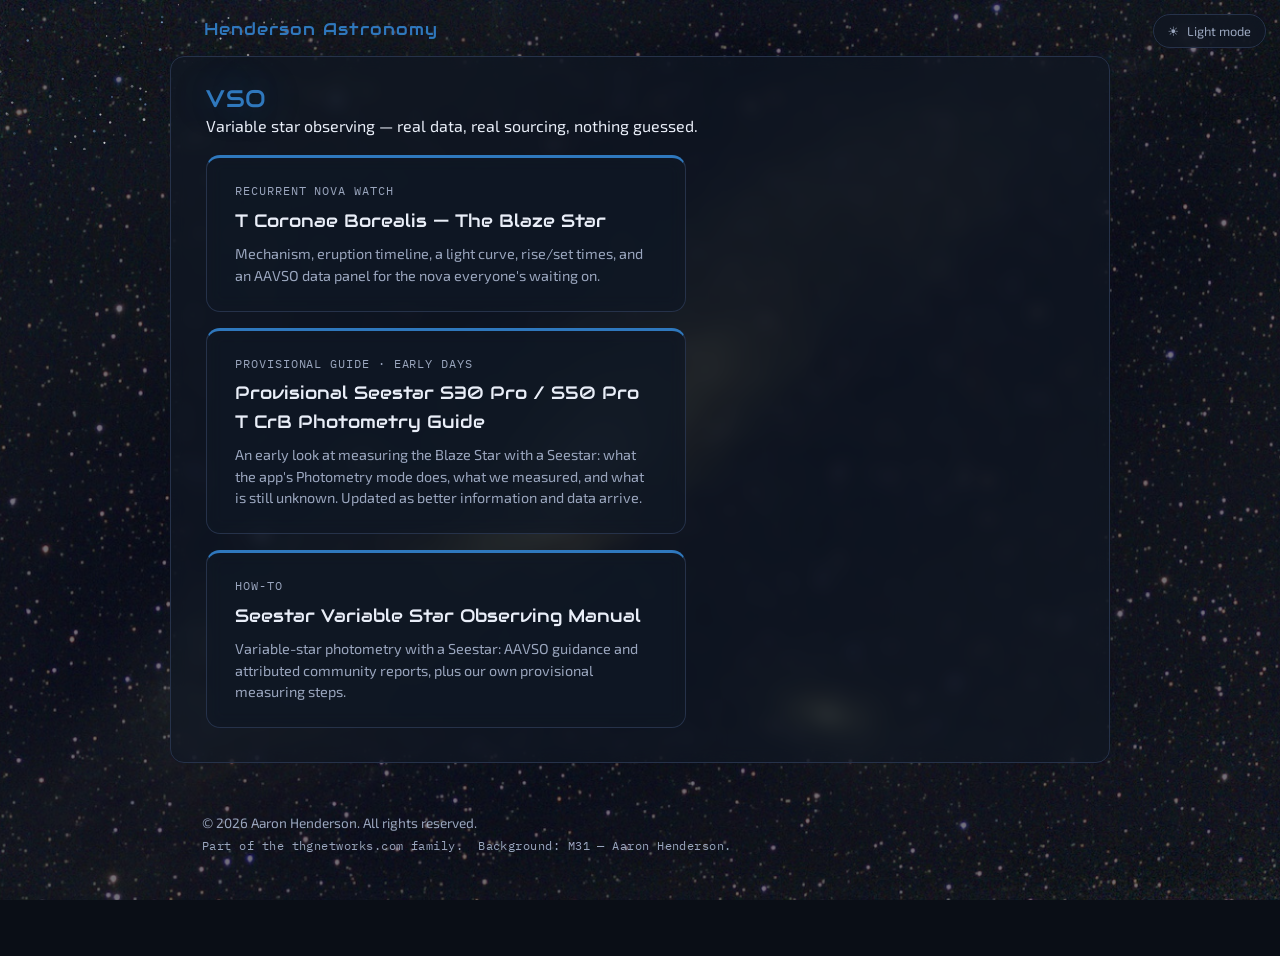
<file: index.html>
<!doctype html><html lang=en-us><head><meta name=generator content="Hugo 0.155.2"><meta charset=UTF-8><meta name=viewport content="width=device-width,initial-scale=1"><title>VSO: Variable Star Observing, T CrB Blaze Star Nova Watch</title><meta name=description content="Variable star observing: the T Coronae Borealis (Blaze Star) nova watch with live AAVSO data, and a sourced Seestar variable-star photometry manual."><link rel=canonical href=https://vso.thgnetworks.com/><meta name=keywords content="variable star observing,VSO,T CrB,Blaze Star,T Coronae Borealis,AAVSO,Seestar photometry,nova watch"><meta property="og:type" content="website"><meta property="og:site_name" content="VSO"><meta property="og:title" content="VSO: variable star observing"><meta property="og:description" content="Variable star observing: the T Coronae Borealis (Blaze Star) nova watch with live AAVSO data, and a sourced Seestar variable-star photometry manual."><meta property="og:url" content="https://vso.thgnetworks.com/"><meta property="og:image" content="https://vso.thgnetworks.com/images/tcrb/binary-system.jpg"><meta name=twitter:card content="summary_large_image"><link rel=icon type=image/svg+xml href=/favicon.svg><link rel="alternate icon" type=image/x-icon href=/favicon.ico><link rel=apple-touch-icon href=/apple-touch-icon.png><link rel=preconnect href=https://fonts.googleapis.com><link rel=preconnect href=https://fonts.gstatic.com crossorigin><link href="https://fonts.googleapis.com/css2?family=Audiowide&family=Exo+2:wght@400;500;600;700&family=IBM+Plex+Mono:wght@400;500&display=swap" rel=stylesheet><script data-goatcounter=https://tcrb.goatcounter.com/count async src=//gc.zgo.at/count.js></script><link rel=stylesheet href=/scss/main.min.css></head><body><script>(function(){var e="dark";try{localStorage.getItem("tcrb-theme")==="light"&&(e="light")}catch{}document.body.setAttribute("data-theme",e)})()</script><div class=bg-photo></div><canvas id=sky aria-hidden=true></canvas>
<button class=site-theme-toggle id=site-theme-toggle type=button aria-pressed=false>
<span id=site-theme-icon aria-hidden=true>&#9728;&#65039;</span>
<span id=site-theme-label>Light mode</span>
</button>
<script>(function(){var e=document.getElementById("site-theme-toggle"),n=document.getElementById("site-theme-icon"),s=document.getElementById("site-theme-label");function t(t){document.body.setAttribute("data-theme",t),e.setAttribute("aria-pressed",t==="light"?"true":"false"),n.textContent=t==="light"?"\uD83C\uDF19":"☀️",s.textContent=t==="light"?"Dark mode":"Light mode";try{localStorage.setItem("tcrb-theme",t)}catch{}}e.addEventListener("click",function(){t(document.body.getAttribute("data-theme")==="light"?"dark":"light")}),t(document.body.getAttribute("data-theme")==="light"?"light":"dark")})()</script><script>(function(){if(e=document.getElementById("sky"),!e||!e.getContext)return;var e,d,t=e.getContext("2d"),a=window.matchMedia("(prefers-reduced-motion: reduce)").matches,i=Math.min(window.devicePixelRatio||1,2),n=0,s=0,o=[];function u(){return document.body.getAttribute("data-theme")==="light"}function h(){o.length=0;for(var t=Math.max(120,Math.min(Math.round(n*s/6400),320)),e=0;e<t;e++)o.push({x:Math.random()*n,y:Math.random()*s,r:Math.random()*1.25+.25,a:Math.random()*.55+.28,sp:Math.random()*3200+2400,off:Math.random()*Math.PI*2,tint:Math.random()<.18})}function r(e){l=u(),t.clearRect(0,0,n,s);for(c=0;c<o.length;c++){var c,l,i=o[c],d=a?.78:.5+.5*Math.sin(e/i.sp+i.off),r=(i.a*(.42+.58*d)).toFixed(3);t.beginPath(),t.arc(i.x,i.y,i.r,0,Math.PI*2),t.fillStyle=l?i.tint?"rgba(30,64,110,"+r+")":"rgba(22,28,42,"+r+")":i.tint?"rgba(150,190,235,"+r+")":"rgba(255,255,255,"+r+")",t.fill()}}function c(){n=e.clientWidth||window.innerWidth,s=e.clientHeight||window.innerHeight,e.width=Math.round(n*i),e.height=Math.round(s*i),t.setTransform(i,0,0,i,0,0),h(),r(0)}function l(e){r(e),requestAnimationFrame(l)}window.addEventListener("resize",function(){clearTimeout(d),d=setTimeout(c,150)}),c(),a||requestAnimationFrame(l)})()</script><div class="wrap site-home"><a class=site-home-link href=https://astro.thgnetworks.com/>Henderson Astronomy</a></div><main><section class=wrap><h1>VSO</h1><p>Variable star observing — real data, real sourcing, nothing guessed.</p><a class=topic-card href=/t-crb/><span class=topic-card__eyebrow>Recurrent Nova Watch</span>
<span class=topic-card__title>T Coronae Borealis — The Blaze Star</span>
<span class=topic-card__desc>Mechanism, eruption timeline, a light curve, rise/set times, and an AAVSO data panel for the nova everyone's waiting on.</span>
</a><a class=topic-card href=/seestar-tcrb-photometry-guide/><span class=topic-card__eyebrow>Provisional Guide · Early Days</span>
<span class=topic-card__title>Provisional Seestar S30 Pro / S50 Pro T CrB Photometry Guide</span>
<span class=topic-card__desc>An early look at measuring the Blaze Star with a Seestar: what the app's Photometry mode does, what we measured, and what is still unknown. Updated as better information and data arrive.</span>
</a><a class=topic-card href=/seestar-vso-manual/><span class=topic-card__eyebrow>How-To</span>
<span class=topic-card__title>Seestar Variable Star Observing Manual</span>
<span class=topic-card__desc>Variable-star photometry with a Seestar: AAVSO guidance and attributed community reports, plus our own provisional measuring steps.</span></a></section></main><footer class=site-footer><div class=wrap><p>&copy; 2026 Aaron Henderson. All rights reserved.</p><p class=fine>Part of the thgnetworks.com family. &nbsp;Background: M31 &mdash; Aaron Henderson.</p></div></footer></body></html>
</file>
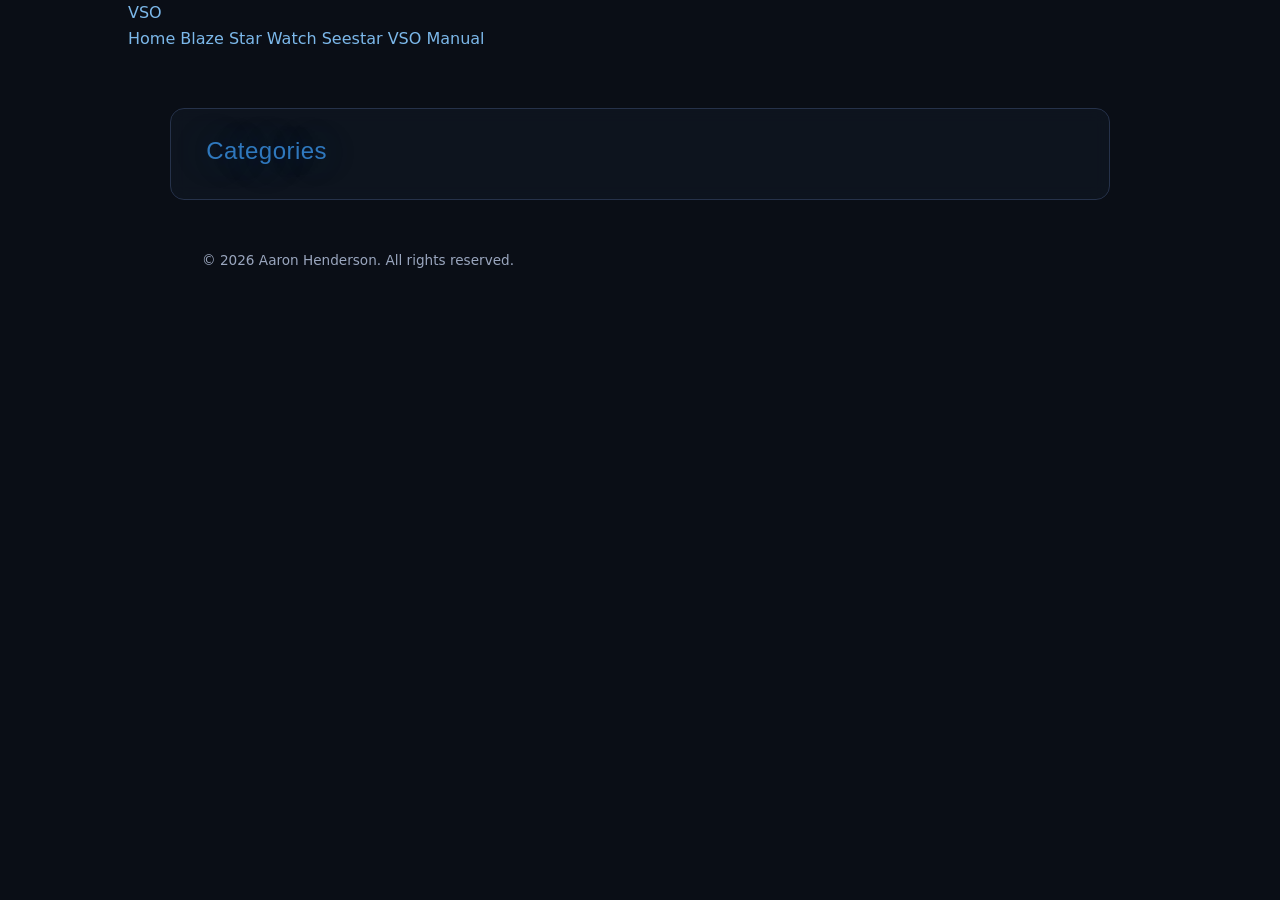
<file: categories/index.html>
<!doctype html><html lang=en-us><head><meta charset=UTF-8><meta name=viewport content="width=device-width,initial-scale=1"><title>Categories | VSO</title><meta name=description content="Variable star observing: the T CrB nova watch, and a real, sourced Seestar photometry manual."><link rel=icon type=image/svg+xml href=/favicon.svg><link rel="alternate icon" type=image/x-icon href=/favicon.ico><link rel=apple-touch-icon href=/apple-touch-icon.png><link rel=stylesheet href=/scss/main.min.css></head><body><header class=site-header><div class=wrap><a href=/ class=site-title>VSO</a><nav><a href=/>Home</a>
<a href=/t-crb/>Blaze Star Watch</a>
<a href=/seestar-vso-manual/>Seestar VSO Manual</a></nav></div></header><main><section class=wrap><h1>Categories</h1></section></main><footer class=site-footer><div class=wrap><p>&copy; 2026 Aaron Henderson. All rights reserved.</p></div></footer></body></html>
</file>
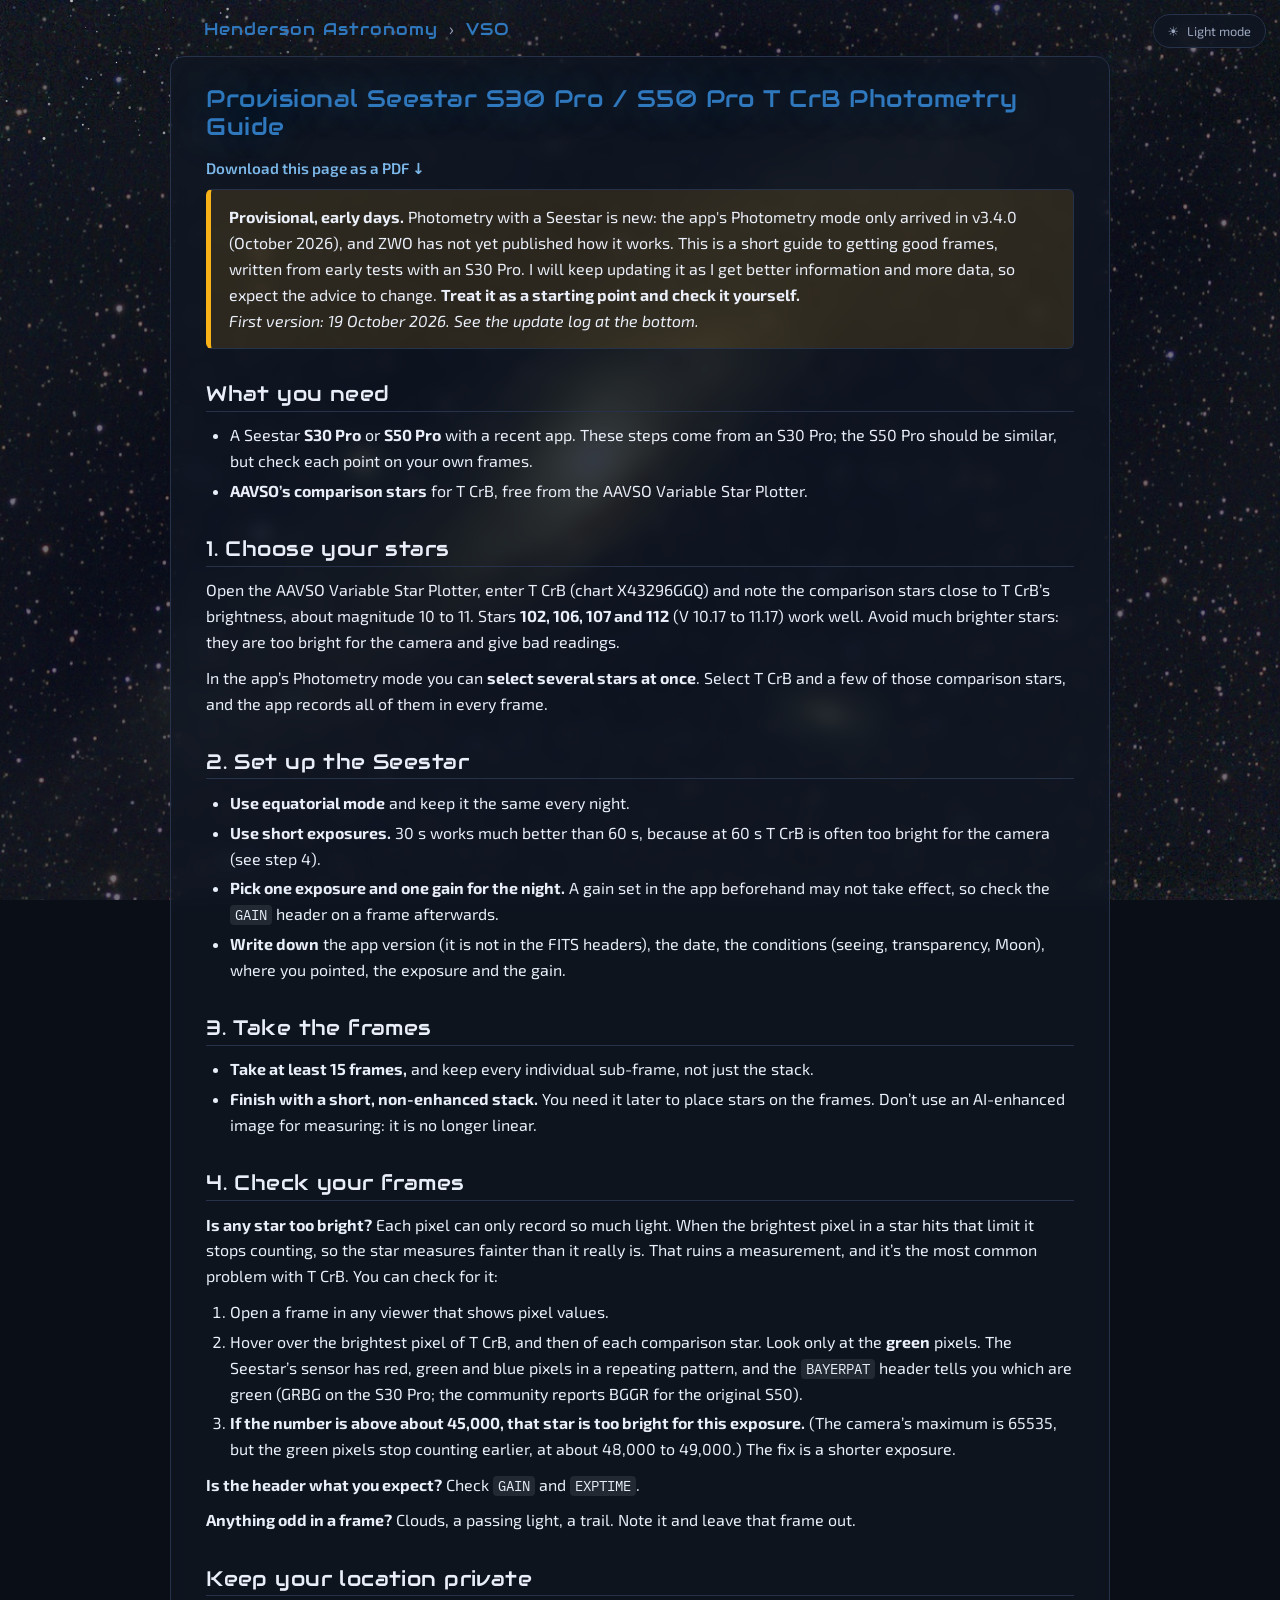
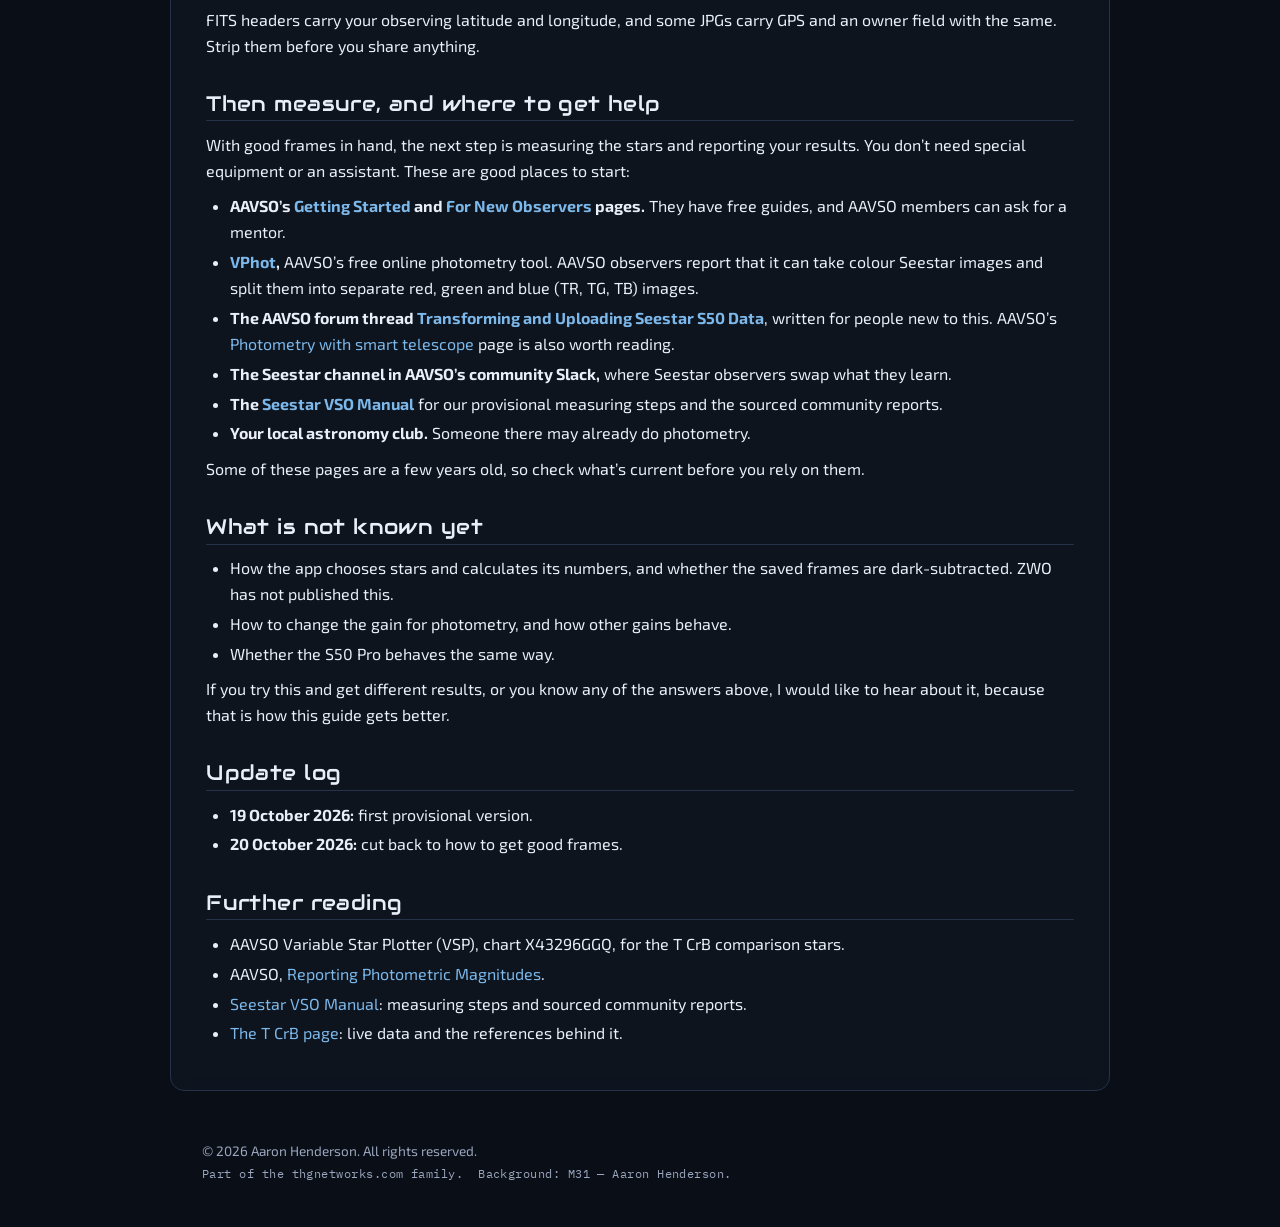
<file: seestar-tcrb-photometry-guide/index.html>
<!doctype html><html lang=en-us><head><meta charset=UTF-8><meta name=viewport content="width=device-width,initial-scale=1"><title>Provisional Seestar S30 Pro / S50 Pro T CrB Photometry Guide | VSO</title><meta name=description content="A short, early how-to for getting good frames of T Coronae Borealis for photometry with a ZWO Seestar S30 Pro or S50 Pro: which stars to include, set-up, capture and a quick check. Provisional, and updated as we learn more."><link rel=canonical href=https://vso.thgnetworks.com/seestar-tcrb-photometry-guide/><meta name=keywords content="Seestar T CrB photometry,Seestar S30 Pro photometry,Seestar S50 Pro photometry,T CrB photometry guide,Seestar variable star photometry,Seestar app photometry mode,Blaze Star photometry,Seestar T CrB frames"><meta property="og:type" content="website"><meta property="og:site_name" content="VSO"><meta property="og:title" content="Provisional Seestar S30 Pro / S50 Pro T CrB Photometry Guide"><meta property="og:description" content="A short, early how-to for getting good frames of T Coronae Borealis for photometry with a ZWO Seestar S30 Pro or S50 Pro: which stars to include, set-up, capture and a quick check. Provisional, and updated as we learn more."><meta property="og:url" content="https://vso.thgnetworks.com/seestar-tcrb-photometry-guide/"><meta name=twitter:card content="summary"><link rel=icon type=image/svg+xml href=/favicon.svg><link rel="alternate icon" type=image/x-icon href=/favicon.ico><link rel=apple-touch-icon href=/apple-touch-icon.png><link rel=preconnect href=https://fonts.googleapis.com><link rel=preconnect href=https://fonts.gstatic.com crossorigin><link href="https://fonts.googleapis.com/css2?family=Audiowide&family=Exo+2:wght@400;500;600;700&family=IBM+Plex+Mono:wght@400;500&display=swap" rel=stylesheet><script data-goatcounter=https://tcrb.goatcounter.com/count async src=//gc.zgo.at/count.js></script><link rel=stylesheet href=/scss/main.min.css></head><body><script>(function(){var e="dark";try{localStorage.getItem("tcrb-theme")==="light"&&(e="light")}catch{}document.body.setAttribute("data-theme",e)})()</script><div class=bg-photo></div><canvas id=sky aria-hidden=true></canvas>
<button class=site-theme-toggle id=site-theme-toggle type=button aria-pressed=false>
<span id=site-theme-icon aria-hidden=true>&#9728;&#65039;</span>
<span id=site-theme-label>Light mode</span>
</button>
<script>(function(){var e=document.getElementById("site-theme-toggle"),n=document.getElementById("site-theme-icon"),s=document.getElementById("site-theme-label");function t(t){document.body.setAttribute("data-theme",t),e.setAttribute("aria-pressed",t==="light"?"true":"false"),n.textContent=t==="light"?"\uD83C\uDF19":"☀️",s.textContent=t==="light"?"Dark mode":"Light mode";try{localStorage.setItem("tcrb-theme",t)}catch{}}e.addEventListener("click",function(){t(document.body.getAttribute("data-theme")==="light"?"dark":"light")}),t(document.body.getAttribute("data-theme")==="light"?"light":"dark")})()</script><script>(function(){if(e=document.getElementById("sky"),!e||!e.getContext)return;var e,d,t=e.getContext("2d"),a=window.matchMedia("(prefers-reduced-motion: reduce)").matches,i=Math.min(window.devicePixelRatio||1,2),n=0,s=0,o=[];function u(){return document.body.getAttribute("data-theme")==="light"}function h(){o.length=0;for(var t=Math.max(120,Math.min(Math.round(n*s/6400),320)),e=0;e<t;e++)o.push({x:Math.random()*n,y:Math.random()*s,r:Math.random()*1.25+.25,a:Math.random()*.55+.28,sp:Math.random()*3200+2400,off:Math.random()*Math.PI*2,tint:Math.random()<.18})}function r(e){l=u(),t.clearRect(0,0,n,s);for(c=0;c<o.length;c++){var c,l,i=o[c],d=a?.78:.5+.5*Math.sin(e/i.sp+i.off),r=(i.a*(.42+.58*d)).toFixed(3);t.beginPath(),t.arc(i.x,i.y,i.r,0,Math.PI*2),t.fillStyle=l?i.tint?"rgba(30,64,110,"+r+")":"rgba(22,28,42,"+r+")":i.tint?"rgba(150,190,235,"+r+")":"rgba(255,255,255,"+r+")",t.fill()}}function c(){n=e.clientWidth||window.innerWidth,s=e.clientHeight||window.innerHeight,e.width=Math.round(n*i),e.height=Math.round(s*i),t.setTransform(i,0,0,i,0,0),h(),r(0)}function l(e){r(e),requestAnimationFrame(l)}window.addEventListener("resize",function(){clearTimeout(d),d=setTimeout(c,150)}),c(),a||requestAnimationFrame(l)})()</script><div class="wrap site-home"><a class=site-home-link href=https://astro.thgnetworks.com/>Henderson Astronomy</a><span class=site-home-sep aria-hidden=true>&#8250;</span><a class=site-home-link href=/>VSO</a></div><main><article class=wrap><h1>Provisional Seestar S30 Pro / S50 Pro T CrB Photometry Guide</h1><p class=pdf-link><a href=/downloads/seestar-tcrb-photometry-guide-provisional.pdf download>Download this page as a PDF &darr;</a></p><div class="callout callout--provisional"><strong>Provisional, early days.</strong> Photometry with a Seestar is new: the app's Photometry mode only arrived in v3.4.0 (October 2026), and ZWO has not yet published how it works. This is a short guide to getting good frames, written from early tests with an S30 Pro. I will keep updating it as I get better information and more data, so expect the advice to change. <strong>Treat it as a starting point and check it yourself.</strong><br><em>First version: 19 October 2026. See the update log at the bottom.</em></div><h2 id=what-you-need>What you need</h2><ul><li>A Seestar <strong>S30 Pro</strong> or <strong>S50 Pro</strong> with a recent app. These steps come from an S30 Pro; the S50 Pro should be similar, but check each point on your own frames.</li><li><strong>AAVSO&rsquo;s comparison stars</strong> for T CrB, free from the AAVSO Variable Star Plotter.</li></ul><h2 id=1-choose-your-stars>1. Choose your stars</h2><p>Open the AAVSO Variable Star Plotter, enter T CrB (chart X43296GGQ) and note the comparison stars close to T CrB&rsquo;s brightness, about magnitude 10 to 11. Stars <strong>102, 106, 107 and 112</strong> (V 10.17 to 11.17) work well. Avoid much brighter stars: they are too bright for the camera and give bad readings.</p><p>In the app&rsquo;s Photometry mode you can <strong>select several stars at once</strong>. Select T CrB and a few of those comparison stars, and the app records all of them in every frame.</p><h2 id=2-set-up-the-seestar>2. Set up the Seestar</h2><ul><li><strong>Use equatorial mode</strong> and keep it the same every night.</li><li><strong>Use short exposures.</strong> 30 s works much better than 60 s, because at 60 s T CrB is often too bright for the camera (see step 4).</li><li><strong>Pick one exposure and one gain for the night.</strong> A gain set in the app beforehand may not take effect, so check the <code>GAIN</code> header on a frame afterwards.</li><li><strong>Write down</strong> the app version (it is not in the FITS headers), the date, the conditions (seeing, transparency, Moon), where you pointed, the exposure and the gain.</li></ul><h2 id=3-take-the-frames>3. Take the frames</h2><ul><li><strong>Take at least 15 frames,</strong> and keep every individual sub-frame, not just the stack.</li><li><strong>Finish with a short, non-enhanced stack.</strong> You need it later to place stars on the frames. Don&rsquo;t use an AI-enhanced image for measuring: it is no longer linear.</li></ul><h2 id=4-check-your-frames>4. Check your frames</h2><p><strong>Is any star too bright?</strong> Each pixel can only record so much light. When the brightest pixel in a star hits that limit it stops counting, so the star measures fainter than it really is. That ruins a measurement, and it&rsquo;s the most common problem with T CrB. You can check for it:</p><ol><li>Open a frame in any viewer that shows pixel values.</li><li>Hover over the brightest pixel of T CrB, and then of each comparison star. Look only at the <strong>green</strong> pixels. The Seestar&rsquo;s sensor has red, green and blue pixels in a repeating pattern, and the <code>BAYERPAT</code> header tells you which are green (GRBG on the S30 Pro; the community reports BGGR for the original S50).</li><li><strong>If the number is above about 45,000, that star is too bright for this exposure.</strong> (The camera&rsquo;s maximum is 65535, but the green pixels stop counting earlier, at about 48,000 to 49,000.) The fix is a shorter exposure.</li></ol><p><strong>Is the header what you expect?</strong> Check <code>GAIN</code> and <code>EXPTIME</code>.</p><p><strong>Anything odd in a frame?</strong> Clouds, a passing light, a trail. Note it and leave that frame out.</p><h2 id=keep-your-location-private>Keep your location private</h2><p>FITS headers carry your observing latitude and longitude, and some JPGs carry GPS and an owner field with the same. Strip them before you share anything.</p><h2 id=then-measure-and-where-to-get-help>Then measure, and where to get help</h2><p>With good frames in hand, the next step is measuring the stars and reporting your results. You don&rsquo;t need special equipment or an assistant. These are good places to start:</p><ul><li><strong>AAVSO&rsquo;s <a href=https://aavso.org/getting-started/>Getting Started</a> and <a href=https://archive.aavso.org/new-observers>For New Observers</a> pages.</strong> They have free guides, and AAVSO members can ask for a mentor.</li><li><strong><a href=https://vphot.aavso.org>VPhot</a>,</strong> AAVSO&rsquo;s free online photometry tool. AAVSO observers report that it can take colour Seestar images and split them into separate red, green and blue (TR, TG, TB) images.</li><li><strong>The AAVSO forum thread <a href=https://forums.aavso.org/t/transforming-and-uploading-seestar-s50-data-new-to-aavso/4664>Transforming and Uploading Seestar S50 Data</a></strong>, written for people new to this. AAVSO&rsquo;s <a href=https://archive.aavso.org/photometry-smart-telescope>Photometry with smart telescope</a> page is also worth reading.</li><li><strong>The Seestar channel in AAVSO&rsquo;s community Slack,</strong> where Seestar observers swap what they learn.</li><li><strong>The <a href=/seestar-vso-manual/>Seestar VSO Manual</a></strong> for our provisional measuring steps and the sourced community reports.</li><li><strong>Your local astronomy club.</strong> Someone there may already do photometry.</li></ul><p>Some of these pages are a few years old, so check what&rsquo;s current before you rely on them.</p><h2 id=what-is-not-known-yet>What is not known yet</h2><ul><li>How the app chooses stars and calculates its numbers, and whether the saved frames are dark-subtracted. ZWO has not published this.</li><li>How to change the gain for photometry, and how other gains behave.</li><li>Whether the S50 Pro behaves the same way.</li></ul><p>If you try this and get different results, or you know any of the answers above, I would like to hear about it, because that is how this guide gets better.</p><h2 id=update-log>Update log</h2><ul><li><strong>19 October 2026:</strong> first provisional version.</li><li><strong>20 October 2026:</strong> cut back to how to get good frames.</li></ul><h2 id=further-reading>Further reading</h2><ul><li>AAVSO Variable Star Plotter (VSP), chart X43296GGQ, for the T CrB comparison stars.</li><li>AAVSO, <a href=https://www.aavso.org/reporting-photometric-magnitudes>Reporting Photometric Magnitudes</a>.</li><li><a href=/seestar-vso-manual/>Seestar VSO Manual</a>: measuring steps and sourced community reports.</li><li><a href=/t-crb/>The T CrB page</a>: live data and the references behind it.</li></ul></article></main><footer class=site-footer><div class=wrap><p>&copy; 2026 Aaron Henderson. All rights reserved.</p><p class=fine>Part of the thgnetworks.com family. &nbsp;Background: M31 &mdash; Aaron Henderson.</p></div></footer></body></html>
</file>
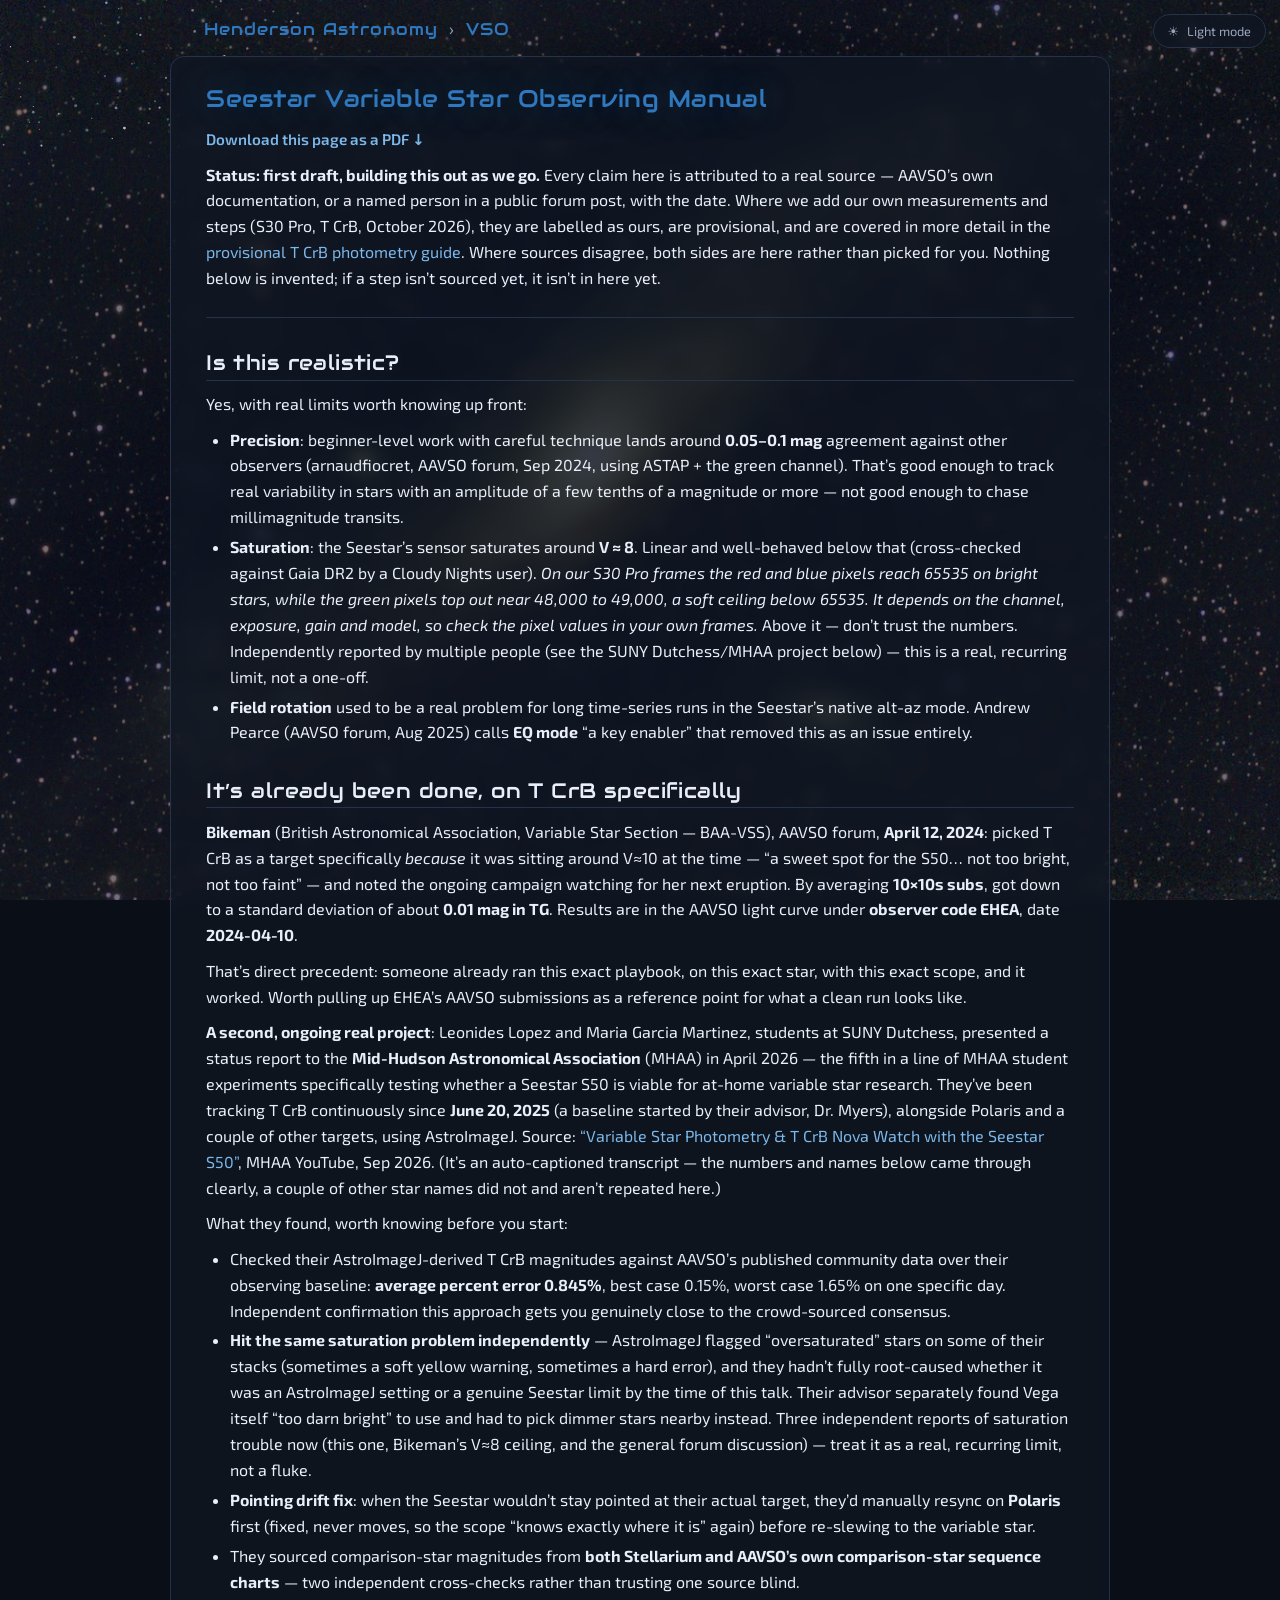
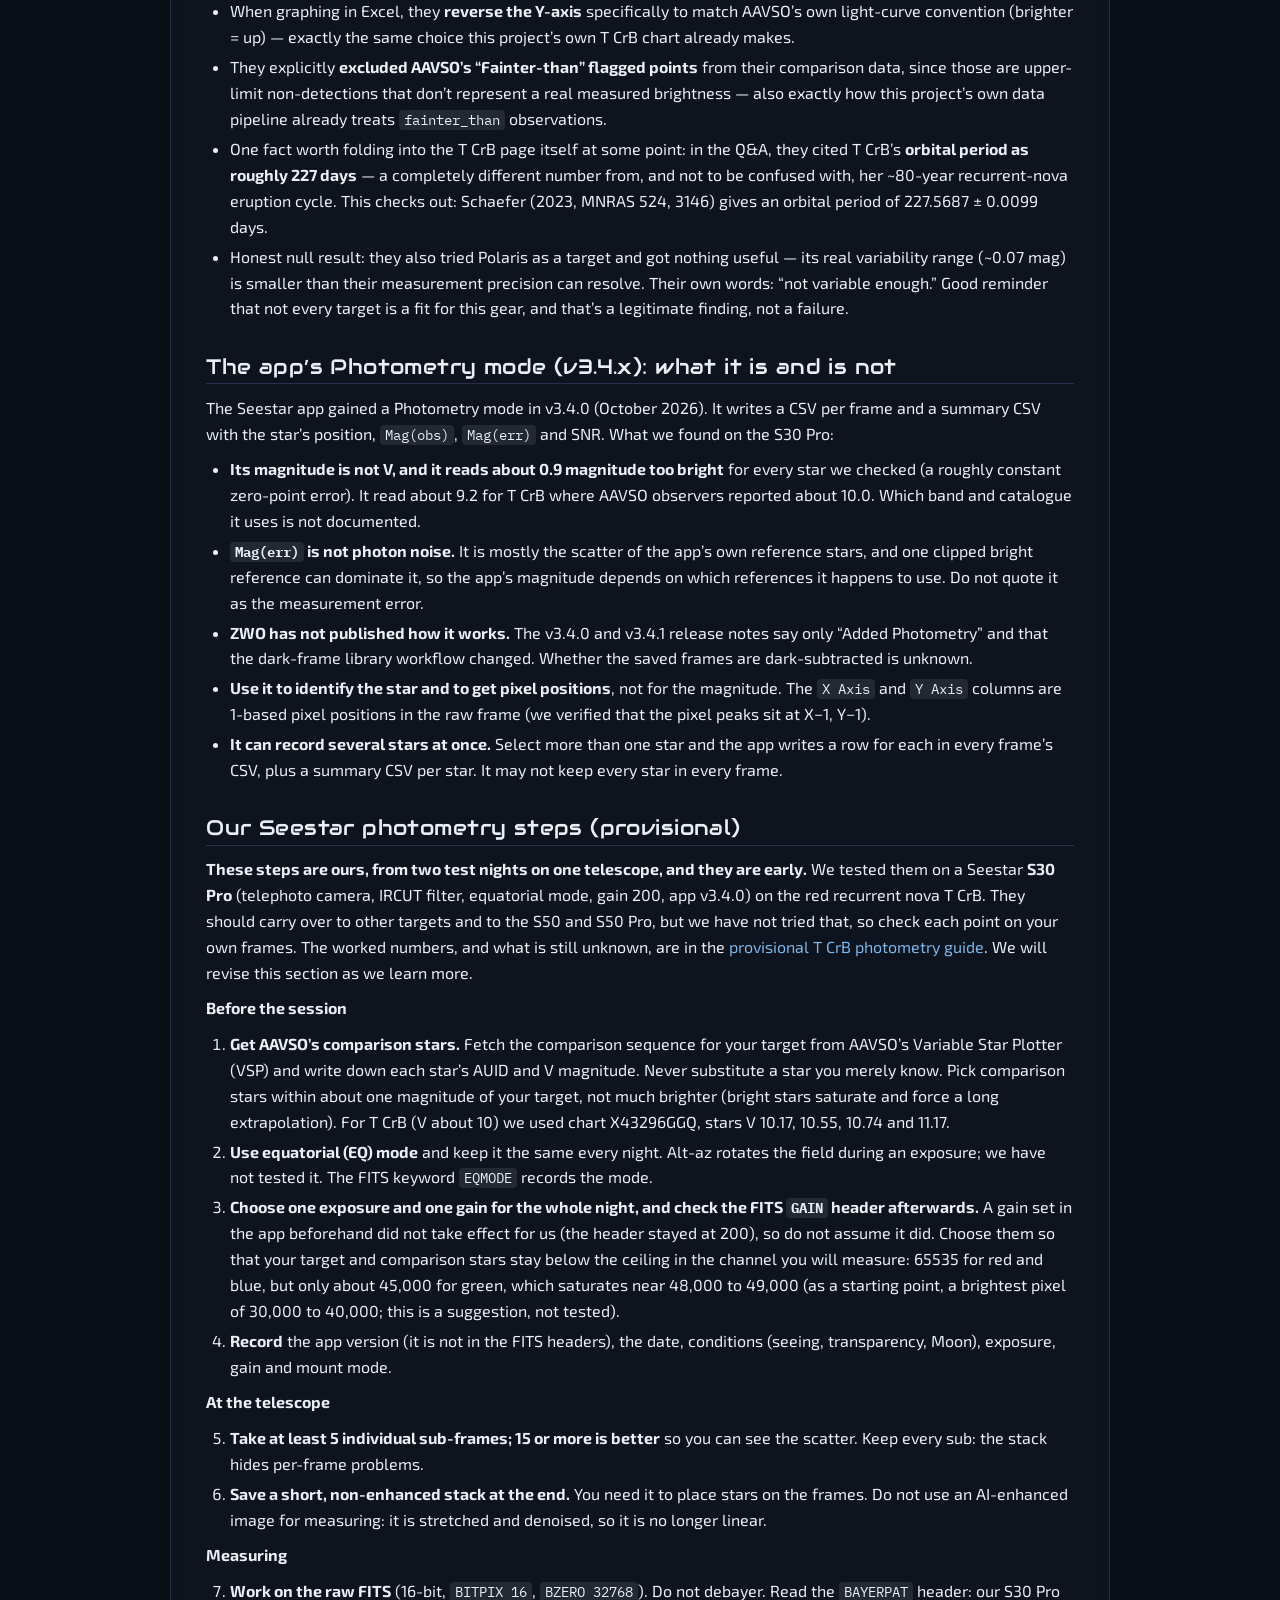
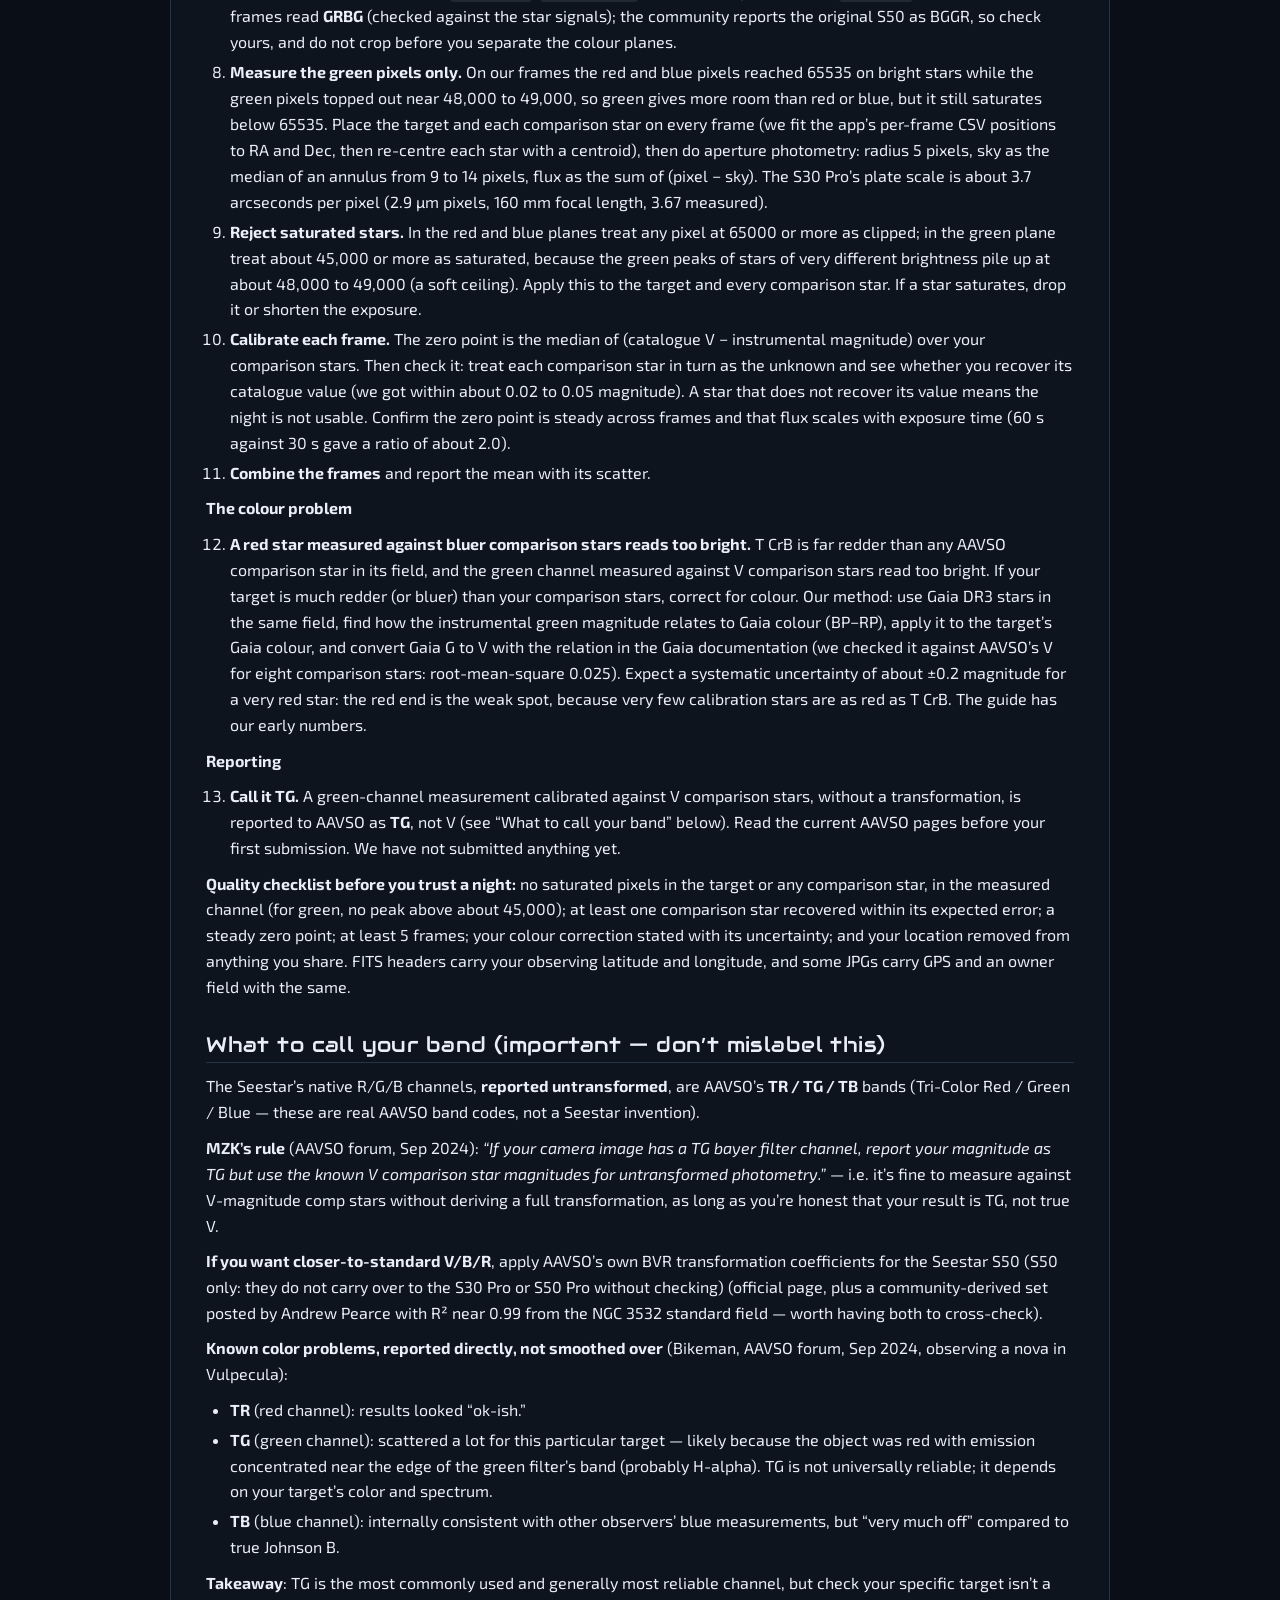
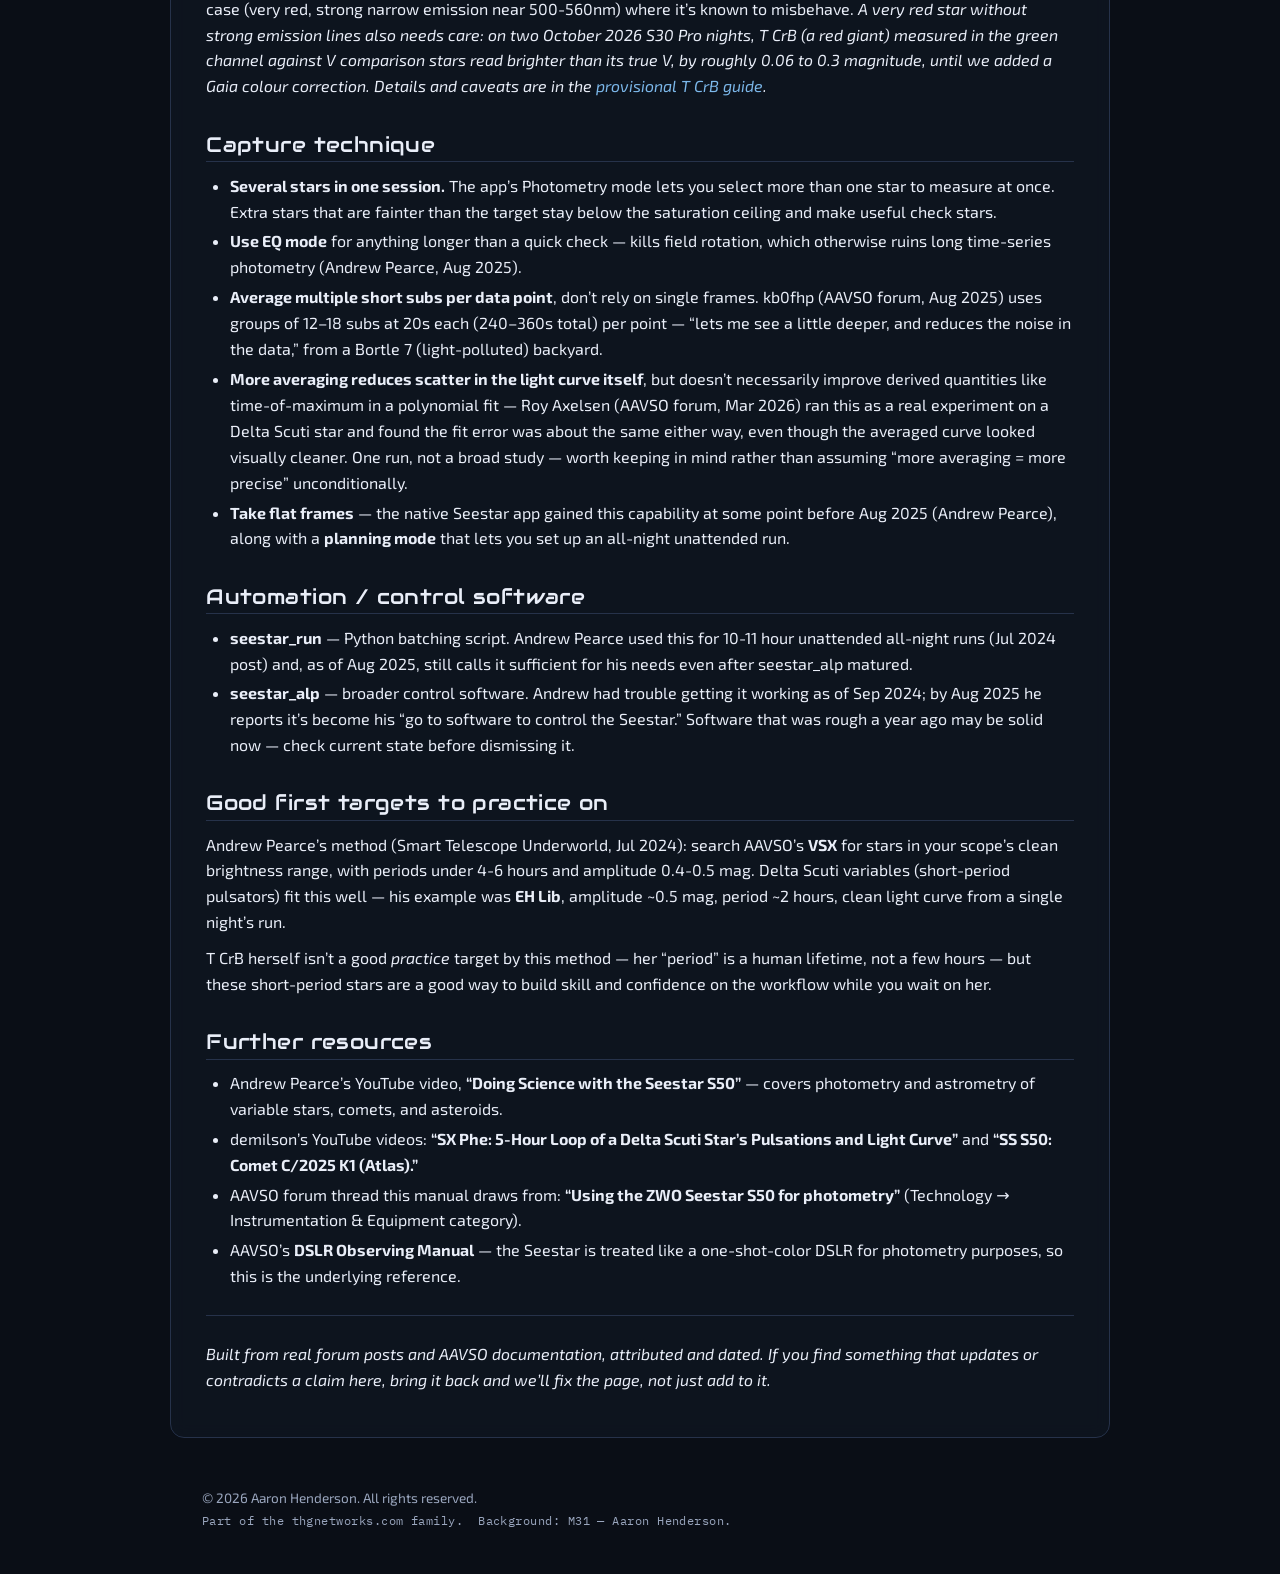
<file: seestar-vso-manual/index.html>
<!doctype html><html lang=en-us><head><meta charset=UTF-8><meta name=viewport content="width=device-width,initial-scale=1"><title>Seestar Variable Star Observing Manual | VSO</title><meta name=description content="Variable-star photometry with a ZWO Seestar: AAVSO guidance and attributed community reports, plus our own provisional S30 Pro measuring steps, tested on T CrB."><link rel=canonical href=https://vso.thgnetworks.com/seestar-vso-manual/><meta name=keywords content="Seestar photometry,Seestar variable star,Seestar S30 Pro photometry,Seestar S50 photometry,Seestar TG,AAVSO Seestar,variable star photometry,variable star observing,smart telescope photometry"><meta property="og:type" content="website"><meta property="og:site_name" content="VSO"><meta property="og:title" content="Seestar Variable Star Observing Manual"><meta property="og:description" content="Variable-star photometry with a ZWO Seestar: AAVSO guidance and attributed community reports, plus our own provisional S30 Pro measuring steps, tested on T CrB."><meta property="og:url" content="https://vso.thgnetworks.com/seestar-vso-manual/"><meta name=twitter:card content="summary"><link rel=icon type=image/svg+xml href=/favicon.svg><link rel="alternate icon" type=image/x-icon href=/favicon.ico><link rel=apple-touch-icon href=/apple-touch-icon.png><link rel=preconnect href=https://fonts.googleapis.com><link rel=preconnect href=https://fonts.gstatic.com crossorigin><link href="https://fonts.googleapis.com/css2?family=Audiowide&family=Exo+2:wght@400;500;600;700&family=IBM+Plex+Mono:wght@400;500&display=swap" rel=stylesheet><script data-goatcounter=https://tcrb.goatcounter.com/count async src=//gc.zgo.at/count.js></script><link rel=stylesheet href=/scss/main.min.css></head><body><script>(function(){var e="dark";try{localStorage.getItem("tcrb-theme")==="light"&&(e="light")}catch{}document.body.setAttribute("data-theme",e)})()</script><div class=bg-photo></div><canvas id=sky aria-hidden=true></canvas>
<button class=site-theme-toggle id=site-theme-toggle type=button aria-pressed=false>
<span id=site-theme-icon aria-hidden=true>&#9728;&#65039;</span>
<span id=site-theme-label>Light mode</span>
</button>
<script>(function(){var e=document.getElementById("site-theme-toggle"),n=document.getElementById("site-theme-icon"),s=document.getElementById("site-theme-label");function t(t){document.body.setAttribute("data-theme",t),e.setAttribute("aria-pressed",t==="light"?"true":"false"),n.textContent=t==="light"?"\uD83C\uDF19":"☀️",s.textContent=t==="light"?"Dark mode":"Light mode";try{localStorage.setItem("tcrb-theme",t)}catch{}}e.addEventListener("click",function(){t(document.body.getAttribute("data-theme")==="light"?"dark":"light")}),t(document.body.getAttribute("data-theme")==="light"?"light":"dark")})()</script><script>(function(){if(e=document.getElementById("sky"),!e||!e.getContext)return;var e,d,t=e.getContext("2d"),a=window.matchMedia("(prefers-reduced-motion: reduce)").matches,i=Math.min(window.devicePixelRatio||1,2),n=0,s=0,o=[];function u(){return document.body.getAttribute("data-theme")==="light"}function h(){o.length=0;for(var t=Math.max(120,Math.min(Math.round(n*s/6400),320)),e=0;e<t;e++)o.push({x:Math.random()*n,y:Math.random()*s,r:Math.random()*1.25+.25,a:Math.random()*.55+.28,sp:Math.random()*3200+2400,off:Math.random()*Math.PI*2,tint:Math.random()<.18})}function r(e){l=u(),t.clearRect(0,0,n,s);for(c=0;c<o.length;c++){var c,l,i=o[c],d=a?.78:.5+.5*Math.sin(e/i.sp+i.off),r=(i.a*(.42+.58*d)).toFixed(3);t.beginPath(),t.arc(i.x,i.y,i.r,0,Math.PI*2),t.fillStyle=l?i.tint?"rgba(30,64,110,"+r+")":"rgba(22,28,42,"+r+")":i.tint?"rgba(150,190,235,"+r+")":"rgba(255,255,255,"+r+")",t.fill()}}function c(){n=e.clientWidth||window.innerWidth,s=e.clientHeight||window.innerHeight,e.width=Math.round(n*i),e.height=Math.round(s*i),t.setTransform(i,0,0,i,0,0),h(),r(0)}function l(e){r(e),requestAnimationFrame(l)}window.addEventListener("resize",function(){clearTimeout(d),d=setTimeout(c,150)}),c(),a||requestAnimationFrame(l)})()</script><div class="wrap site-home"><a class=site-home-link href=https://astro.thgnetworks.com/>Henderson Astronomy</a><span class=site-home-sep aria-hidden=true>&#8250;</span><a class=site-home-link href=/>VSO</a></div><main><article class=wrap><h1>Seestar Variable Star Observing Manual</h1><p class=pdf-link><a href=/downloads/seestar-vso-manual.pdf download>Download this page as a PDF &darr;</a></p><p><strong>Status: first draft, building this out as we go.</strong> Every claim here is attributed to a
real source — AAVSO&rsquo;s own documentation, or a named person in a public forum post, with
the date. Where we add our own measurements and steps (S30 Pro, T CrB, October 2026), they are
labelled as ours, are provisional, and are covered in more detail in the <a href=/seestar-tcrb-photometry-guide/>provisional T CrB photometry guide</a>. Where sources disagree, both sides are here rather than picked for you. Nothing
below is invented; if a step isn&rsquo;t sourced yet, it isn&rsquo;t in here yet.</p><hr><h2 id=is-this-realistic>Is this realistic?</h2><p>Yes, with real limits worth knowing up front:</p><ul><li><strong>Precision</strong>: beginner-level work with careful technique lands around <strong>0.05–0.1 mag</strong>
agreement against other observers (arnaudfiocret, AAVSO forum, Sep 2024, using ASTAP +
the green channel). That&rsquo;s good enough to track real variability in stars with an
amplitude of a few tenths of a magnitude or more — not good enough to chase
millimagnitude transits.</li><li><strong>Saturation</strong>: the Seestar&rsquo;s sensor saturates around <strong>V ≈ 8</strong>. Linear and well-behaved
below that (cross-checked against Gaia DR2 by a Cloudy Nights user). <em>On our S30 Pro frames the
red and blue pixels reach 65535 on bright stars, while the green pixels top out near 48,000 to 49,000, a soft
ceiling below 65535. It depends on the channel, exposure, gain and model, so check the pixel values in your
own frames.</em> Above it — don&rsquo;t
trust the numbers. Independently reported by multiple people (see the SUNY
Dutchess/MHAA project below) — this is a real, recurring limit, not a one-off.</li><li><strong>Field rotation</strong> used to be a real problem for long time-series runs in the Seestar&rsquo;s
native alt-az mode. Andrew Pearce (AAVSO forum, Aug 2025) calls <strong>EQ mode</strong> &ldquo;a key
enabler&rdquo; that removed this as an issue entirely.</li></ul><h2 id=its-already-been-done-on-t-crb-specifically>It&rsquo;s already been done, on T CrB specifically</h2><p><strong>Bikeman</strong> (British Astronomical Association, Variable Star Section — BAA-VSS), AAVSO
forum, <strong>April 12, 2024</strong>: picked T CrB as a target specifically <em>because</em> it was sitting
around V≈10 at the time — &ldquo;a sweet spot for the S50&mldr; not too bright, not too faint&rdquo; —
and noted the ongoing campaign watching for her next eruption. By averaging <strong>10×10s
subs</strong>, got down to a standard deviation of about <strong>0.01 mag in TG</strong>. Results are in the
AAVSO light curve under <strong>observer code EHEA</strong>, date <strong>2024-04-10</strong>.</p><p>That&rsquo;s direct precedent: someone already ran this exact playbook, on this exact star, with
this exact scope, and it worked. Worth pulling up EHEA&rsquo;s AAVSO submissions as a reference
point for what a clean run looks like.</p><p><strong>A second, ongoing real project</strong>: Leonides Lopez and Maria Garcia Martinez, students at
SUNY Dutchess, presented a status report to the <strong>Mid-Hudson Astronomical Association</strong>
(MHAA) in April 2026 — the fifth in a line of MHAA student experiments specifically testing
whether a Seestar S50 is viable for at-home variable star research. They&rsquo;ve been tracking
T CrB continuously since <strong>June 20, 2025</strong> (a baseline started by their advisor, Dr.
Myers), alongside Polaris and a couple of other targets, using AstroImageJ. Source: <a href="https://www.youtube.com/watch?v=m1aasfGGWE4">&ldquo;Variable
Star Photometry & T CrB Nova Watch with the Seestar
S50&rdquo;</a>, MHAA YouTube, Sep 2026. (It&rsquo;s an
auto-captioned transcript — the numbers and names below came through clearly, a couple of
other star names did not and aren&rsquo;t repeated here.)</p><p>What they found, worth knowing before you start:</p><ul><li>Checked their AstroImageJ-derived T CrB magnitudes against AAVSO&rsquo;s published community
data over their observing baseline: <strong>average percent error 0.845%</strong>, best case 0.15%,
worst case 1.65% on one specific day. Independent confirmation this approach gets you
genuinely close to the crowd-sourced consensus.</li><li><strong>Hit the same saturation problem independently</strong> — AstroImageJ flagged &ldquo;oversaturated&rdquo;
stars on some of their stacks (sometimes a soft yellow warning, sometimes a hard error),
and they hadn&rsquo;t fully root-caused whether it was an AstroImageJ setting or a genuine
Seestar limit by the time of this talk. Their advisor separately found Vega itself &ldquo;too
darn bright&rdquo; to use and had to pick dimmer stars nearby instead. Three independent
reports of saturation trouble now (this one, Bikeman&rsquo;s V≈8 ceiling, and the general
forum discussion) — treat it as a real, recurring limit, not a fluke.</li><li><strong>Pointing drift fix</strong>: when the Seestar wouldn&rsquo;t stay pointed at their actual target,
they&rsquo;d manually resync on <strong>Polaris</strong> first (fixed, never moves, so the scope &ldquo;knows
exactly where it is&rdquo; again) before re-slewing to the variable star.</li><li>They sourced comparison-star magnitudes from <strong>both Stellarium and AAVSO&rsquo;s own
comparison-star sequence charts</strong> — two independent cross-checks rather than trusting
one source blind.</li><li>When graphing in Excel, they <strong>reverse the Y-axis</strong> specifically to match AAVSO&rsquo;s own
light-curve convention (brighter = up) — exactly the same choice this project&rsquo;s own T CrB
chart already makes.</li><li>They explicitly <strong>excluded AAVSO&rsquo;s &ldquo;Fainter-than&rdquo; flagged points</strong> from their comparison
data, since those are upper-limit non-detections that don&rsquo;t represent a real measured
brightness — also exactly how this project&rsquo;s own data pipeline already treats
<code>fainter_than</code> observations.</li><li>One fact worth folding into the T CrB page itself at some point: in the Q&amp;A, they cited
T CrB&rsquo;s <strong>orbital period as roughly 227 days</strong> — a completely different number from, and
not to be confused with, her ~80-year recurrent-nova eruption cycle. This checks out: Schaefer
(2023, MNRAS 524, 3146) gives an orbital period of 227.5687 ± 0.0099 days.</li><li>Honest null result: they also tried Polaris as a target and got nothing useful — its real
variability range (~0.07 mag) is smaller than their measurement precision can resolve.
Their own words: &ldquo;not variable enough.&rdquo; Good reminder that not every target is a fit for
this gear, and that&rsquo;s a legitimate finding, not a failure.</li></ul><h2 id=the-apps-photometry-mode-v34x-what-it-is-and-is-not>The app&rsquo;s Photometry mode (v3.4.x): what it is and is not</h2><p>The Seestar app gained a Photometry mode in v3.4.0 (October 2026). It writes a CSV per frame and a
summary CSV with the star&rsquo;s position, <code>Mag(obs)</code>, <code>Mag(err)</code> and SNR. What we found on the S30 Pro:</p><ul><li><strong>Its magnitude is not V, and it reads about 0.9 magnitude too bright</strong> for every star we checked (a roughly
constant zero-point error). It read about 9.2 for T CrB where AAVSO observers reported about 10.0. Which band and
catalogue it uses is not documented.</li><li><strong><code>Mag(err)</code> is not photon noise.</strong> It is mostly the scatter of the app&rsquo;s own reference stars, and one clipped
bright reference can dominate it, so the app&rsquo;s magnitude depends on which references it happens to use. Do not
quote it as the measurement error.</li><li><strong>ZWO has not published how it works.</strong> The v3.4.0 and v3.4.1 release notes say only &ldquo;Added
Photometry&rdquo; and that the dark-frame library workflow changed. Whether the saved frames are
dark-subtracted is unknown.</li><li><strong>Use it to identify the star and to get pixel positions</strong>, not for the magnitude. The <code>X Axis</code> and
<code>Y Axis</code> columns are 1-based pixel positions in the raw frame (we verified that the pixel peaks sit at X−1, Y−1).</li><li><strong>It can record several stars at once.</strong> Select more than one star and the app writes a row for each in every
frame&rsquo;s CSV, plus a summary CSV per star. It may not keep every star in every frame.</li></ul><h2 id=our-seestar-photometry-steps-provisional>Our Seestar photometry steps (provisional)</h2><p><strong>These steps are ours, from two test nights on one telescope, and they are early.</strong> We tested them on
a Seestar <strong>S30 Pro</strong> (telephoto camera, IRCUT filter, equatorial mode, gain 200, app v3.4.0) on the red
recurrent nova T CrB. They should carry over to other targets and to the S50 and S50 Pro, but we have not
tried that, so check each point on your own frames. The worked numbers, and what is still unknown, are in
the <a href=/seestar-tcrb-photometry-guide/>provisional T CrB photometry guide</a>. We will revise this section as
we learn more.</p><p><strong>Before the session</strong></p><ol><li><strong>Get AAVSO&rsquo;s comparison stars.</strong> Fetch the comparison sequence for your target from AAVSO&rsquo;s Variable
Star Plotter (VSP) and write down each star&rsquo;s AUID and V magnitude. Never substitute a star you merely
know. Pick comparison stars within about one magnitude of your target, not much brighter (bright stars
saturate and force a long extrapolation). For T CrB (V about 10) we used chart X43296GGQ, stars V 10.17,
10.55, 10.74 and 11.17.</li><li><strong>Use equatorial (EQ) mode</strong> and keep it the same every night. Alt-az rotates the field during an
exposure; we have not tested it. The FITS keyword <code>EQMODE</code> records the mode.</li><li><strong>Choose one exposure and one gain for the whole night, and check the FITS <code>GAIN</code> header afterwards.</strong> A gain
set in the app beforehand did not take effect for us (the header stayed at 200), so do not assume it did. Choose them so that your target and comparison stars stay below the ceiling in the channel you will
measure: 65535 for red and blue, but only about 45,000 for green, which saturates near 48,000 to 49,000
(as a starting point, a brightest pixel of 30,000 to 40,000; this is a suggestion, not tested).</li><li><strong>Record</strong> the app version (it is not in the FITS headers), the date, conditions (seeing, transparency,
Moon), exposure, gain and mount mode.</li></ol><p><strong>At the telescope</strong></p><ol start=5><li><strong>Take at least 5 individual sub-frames; 15 or more is better</strong> so you can see the scatter. Keep every sub:
the stack hides per-frame problems.</li><li><strong>Save a short, non-enhanced stack at the end.</strong> You need it to place stars on the frames. Do not use an
AI-enhanced image for measuring: it is stretched and denoised, so it is no longer linear.</li></ol><p><strong>Measuring</strong></p><ol start=7><li><strong>Work on the raw FITS</strong> (16-bit, <code>BITPIX 16</code>, <code>BZERO 32768</code>). Do not debayer. Read the <code>BAYERPAT</code> header:
our S30 Pro frames read <strong>GRBG</strong> (checked against the star signals); the community reports the original
S50 as BGGR, so check yours, and do not crop before you separate the colour planes.</li><li><strong>Measure the green pixels only.</strong> On our frames the red and blue pixels reached 65535 on bright stars
while the green pixels topped out near 48,000 to 49,000, so green gives more room than red or blue, but it
still saturates below 65535. Place the target and each
comparison star on every frame (we fit the app&rsquo;s per-frame CSV positions to RA and Dec, then re-centre each
star with a centroid), then do aperture photometry: radius 5 pixels, sky as the median of an annulus from
9 to 14 pixels, flux as the sum of (pixel − sky). The S30 Pro&rsquo;s plate scale is about 3.7 arcseconds per pixel
(2.9 µm pixels, 160 mm focal length, 3.67 measured).</li><li><strong>Reject saturated stars.</strong> In the red and blue planes treat any pixel at 65000 or more as clipped; in the
green plane treat about 45,000 or more as saturated, because the green peaks of stars of very different
brightness pile up at about 48,000 to 49,000 (a soft ceiling). Apply this to the target and every comparison
star. If a star saturates, drop it or shorten the exposure.</li><li><strong>Calibrate each frame.</strong> The zero point is the median of (catalogue V − instrumental magnitude) over your
comparison stars. Then check it: treat each comparison star in turn as the unknown and see whether you
recover its catalogue value (we got within about 0.02 to 0.05 magnitude). A star that does not recover its
value means the night is not usable. Confirm the zero point is steady across frames and that flux scales with
exposure time (60 s against 30 s gave a ratio of about 2.0).</li><li><strong>Combine the frames</strong> and report the mean with its scatter.</li></ol><p><strong>The colour problem</strong></p><ol start=12><li><strong>A red star measured against bluer comparison stars reads too bright.</strong> T CrB is far redder than any
AAVSO comparison star in its field, and the green channel measured against V comparison stars read too
bright. If your target is much redder (or bluer) than your comparison stars,
correct for colour. Our method: use Gaia DR3 stars in the same field, find how the instrumental green
magnitude relates to Gaia colour (BP−RP), apply it to the target&rsquo;s Gaia colour, and convert Gaia G to V with
the relation in the Gaia documentation (we checked it against AAVSO&rsquo;s V for eight comparison stars: root-mean-square
0.025). Expect a systematic uncertainty of about ±0.2 magnitude for a very red star: the red end is the weak spot,
because very few calibration stars are as red as T CrB. The guide has our early numbers.</li></ol><p><strong>Reporting</strong></p><ol start=13><li><strong>Call it TG.</strong> A green-channel measurement calibrated against V comparison stars, without a
transformation, is reported to AAVSO as <strong>TG</strong>, not V (see &ldquo;What to call your band&rdquo; below). Read the current
AAVSO pages before your first submission. We have not submitted anything yet.</li></ol><p><strong>Quality checklist before you trust a night:</strong> no saturated pixels in the target or any comparison star, in the
measured channel (for green, no peak above about 45,000); at least one comparison star recovered within its expected error; a steady zero point; at
least 5 frames; your colour correction stated with its uncertainty; and your location removed from anything you
share. FITS headers carry your observing latitude and longitude, and some JPGs carry GPS and an owner field
with the same.</p><h2 id=what-to-call-your-band-important--dont-mislabel-this>What to call your band (important — don&rsquo;t mislabel this)</h2><p>The Seestar&rsquo;s native R/G/B channels, <strong>reported untransformed</strong>, are AAVSO&rsquo;s <strong>TR / TG /
TB</strong> bands (Tri-Color Red / Green / Blue — these are real AAVSO band codes, not a Seestar
invention).</p><p><strong>MZK&rsquo;s rule</strong> (AAVSO forum, Sep 2024): <em>&ldquo;If your camera image has a TG bayer filter
channel, report your magnitude as TG but use the known V comparison star magnitudes for
untransformed photometry.&rdquo;</em> — i.e. it&rsquo;s fine to measure against V-magnitude comp stars
without deriving a full transformation, as long as you&rsquo;re honest that your result is TG,
not true V.</p><p><strong>If you want closer-to-standard V/B/R</strong>, apply AAVSO&rsquo;s own BVR transformation
coefficients for the Seestar S50 (S50 only: they do not carry over to the S30 Pro or S50 Pro without checking) (official page, plus a community-derived set posted by
Andrew Pearce with R² near 0.99 from the NGC 3532 standard field — worth having both to
cross-check).</p><p><strong>Known color problems, reported directly, not smoothed over</strong> (Bikeman, AAVSO forum, Sep
2024, observing a nova in Vulpecula):</p><ul><li><strong>TR</strong> (red channel): results looked &ldquo;ok-ish.&rdquo;</li><li><strong>TG</strong> (green channel): scattered a lot for this particular target — likely because the
object was red with emission concentrated near the edge of the green filter&rsquo;s band
(probably H-alpha). TG is not universally reliable; it depends on your target&rsquo;s color
and spectrum.</li><li><strong>TB</strong> (blue channel): internally consistent with other observers&rsquo; blue measurements,
but &ldquo;very much off&rdquo; compared to true Johnson B.</li></ul><p><strong>Takeaway</strong>: TG is the most commonly used and generally most reliable channel, but check
your specific target isn&rsquo;t a case (very red, strong narrow emission near 500-560nm) where
it&rsquo;s known to misbehave. <em>A very red star without strong emission lines also needs care: on two
October 2026 S30 Pro nights, T CrB (a red giant) measured in the green channel against V
comparison stars read brighter than its true V, by roughly 0.06 to 0.3 magnitude, until we added a
Gaia colour correction. Details and caveats are in the
<a href=/seestar-tcrb-photometry-guide/>provisional T CrB guide</a>.</em></p><h2 id=capture-technique>Capture technique</h2><ul><li><strong>Several stars in one session.</strong> The app&rsquo;s Photometry mode lets you select more than one star to measure at
once. Extra stars that are fainter than the target stay below the saturation ceiling and make useful check stars.</li><li><strong>Use EQ mode</strong> for anything longer than a quick check — kills field rotation, which
otherwise ruins long time-series photometry (Andrew Pearce, Aug 2025).</li><li><strong>Average multiple short subs per data point</strong>, don&rsquo;t rely on single frames. kb0fhp
(AAVSO forum, Aug 2025) uses groups of 12–18 subs at 20s each (240–360s total) per
point — &ldquo;lets me see a little deeper, and reduces the noise in the data,&rdquo; from a Bortle
7 (light-polluted) backyard.</li><li><strong>More averaging reduces scatter in the light curve itself</strong>, but doesn&rsquo;t necessarily
improve derived quantities like time-of-maximum in a polynomial fit — Roy Axelsen (AAVSO
forum, Mar 2026) ran this as a real experiment on a Delta Scuti star and found the fit
error was about the same either way, even though the averaged curve looked visually
cleaner. One run, not a broad study — worth keeping in mind rather than assuming &ldquo;more
averaging = more precise&rdquo; unconditionally.</li><li><strong>Take flat frames</strong> — the native Seestar app gained this capability at some point before
Aug 2025 (Andrew Pearce), along with a <strong>planning mode</strong> that lets you set up an
all-night unattended run.</li></ul><h2 id=automation--control-software>Automation / control software</h2><ul><li><strong>seestar_run</strong> — Python batching script. Andrew Pearce used this for 10-11 hour
unattended all-night runs (Jul 2024 post) and, as of Aug 2025, still calls it sufficient
for his needs even after seestar_alp matured.</li><li><strong>seestar_alp</strong> — broader control software. Andrew had trouble getting it working as of
Sep 2024; by Aug 2025 he reports it&rsquo;s become his &ldquo;go to software to control the Seestar.&rdquo;
Software that was rough a year ago may be solid now — check current state before
dismissing it.</li></ul><h2 id=good-first-targets-to-practice-on>Good first targets to practice on</h2><p>Andrew Pearce&rsquo;s method (Smart Telescope Underworld, Jul 2024): search AAVSO&rsquo;s <strong>VSX</strong> for
stars in your scope&rsquo;s clean brightness range, with periods under 4-6 hours and amplitude
0.4-0.5 mag. Delta Scuti variables (short-period pulsators) fit this well — his example
was <strong>EH Lib</strong>, amplitude ~0.5 mag, period ~2 hours, clean light curve from a single
night&rsquo;s run.</p><p>T CrB herself isn&rsquo;t a good <em>practice</em> target by this method — her &ldquo;period&rdquo; is a human
lifetime, not a few hours — but these short-period stars are a good way to build skill and
confidence on the workflow while you wait on her.</p><h2 id=further-resources>Further resources</h2><ul><li>Andrew Pearce&rsquo;s YouTube video, <strong>&ldquo;Doing Science with the Seestar S50&rdquo;</strong> — covers
photometry and astrometry of variable stars, comets, and asteroids.</li><li>demilson&rsquo;s YouTube videos: <strong>&ldquo;SX Phe: 5-Hour Loop of a Delta Scuti Star&rsquo;s Pulsations and
Light Curve&rdquo;</strong> and <strong>&ldquo;SS S50: Comet C/2025 K1 (Atlas).&rdquo;</strong></li><li>AAVSO forum thread this manual draws from: <strong>&ldquo;Using the ZWO Seestar S50 for
photometry&rdquo;</strong> (Technology → Instrumentation & Equipment category).</li><li>AAVSO&rsquo;s <strong>DSLR Observing Manual</strong> — the Seestar is treated like a one-shot-color DSLR for
photometry purposes, so this is the underlying reference.</li></ul><hr><p><em>Built from real forum posts and AAVSO documentation, attributed and dated. If you find
something that updates or contradicts a claim here, bring it back and we&rsquo;ll fix the page,
not just add to it.</em></p></article></main><footer class=site-footer><div class=wrap><p>&copy; 2026 Aaron Henderson. All rights reserved.</p><p class=fine>Part of the thgnetworks.com family. &nbsp;Background: M31 &mdash; Aaron Henderson.</p></div></footer></body></html>
</file>
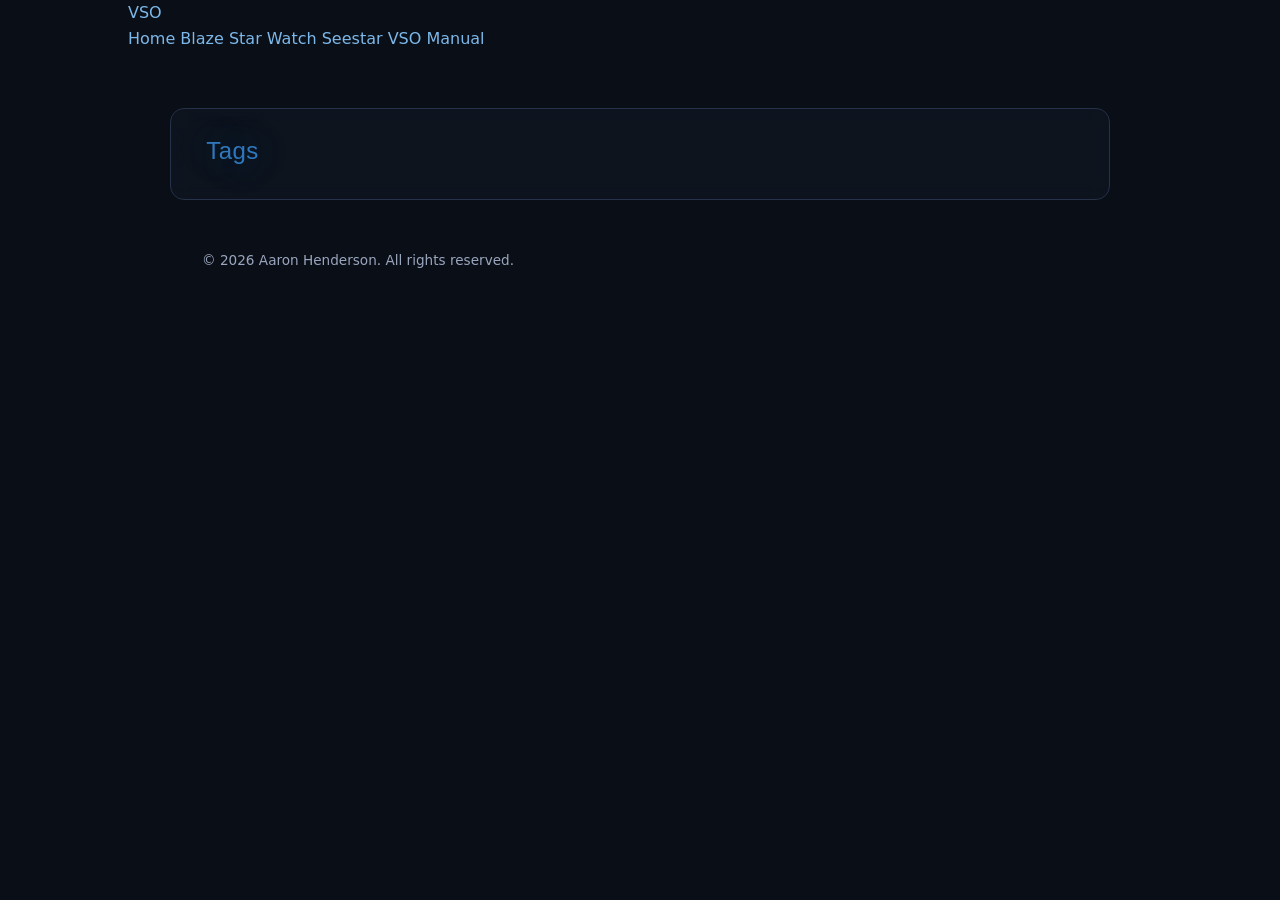
<file: tags/index.html>
<!doctype html><html lang=en-us><head><meta charset=UTF-8><meta name=viewport content="width=device-width,initial-scale=1"><title>Tags | VSO</title><meta name=description content="Variable star observing: the T CrB nova watch, and a real, sourced Seestar photometry manual."><link rel=icon type=image/svg+xml href=/favicon.svg><link rel="alternate icon" type=image/x-icon href=/favicon.ico><link rel=apple-touch-icon href=/apple-touch-icon.png><link rel=stylesheet href=/scss/main.min.css></head><body><header class=site-header><div class=wrap><a href=/ class=site-title>VSO</a><nav><a href=/>Home</a>
<a href=/t-crb/>Blaze Star Watch</a>
<a href=/seestar-vso-manual/>Seestar VSO Manual</a></nav></div></header><main><section class=wrap><h1>Tags</h1></section></main><footer class=site-footer><div class=wrap><p>&copy; 2026 Aaron Henderson. All rights reserved.</p></div></footer></body></html>
</file>
